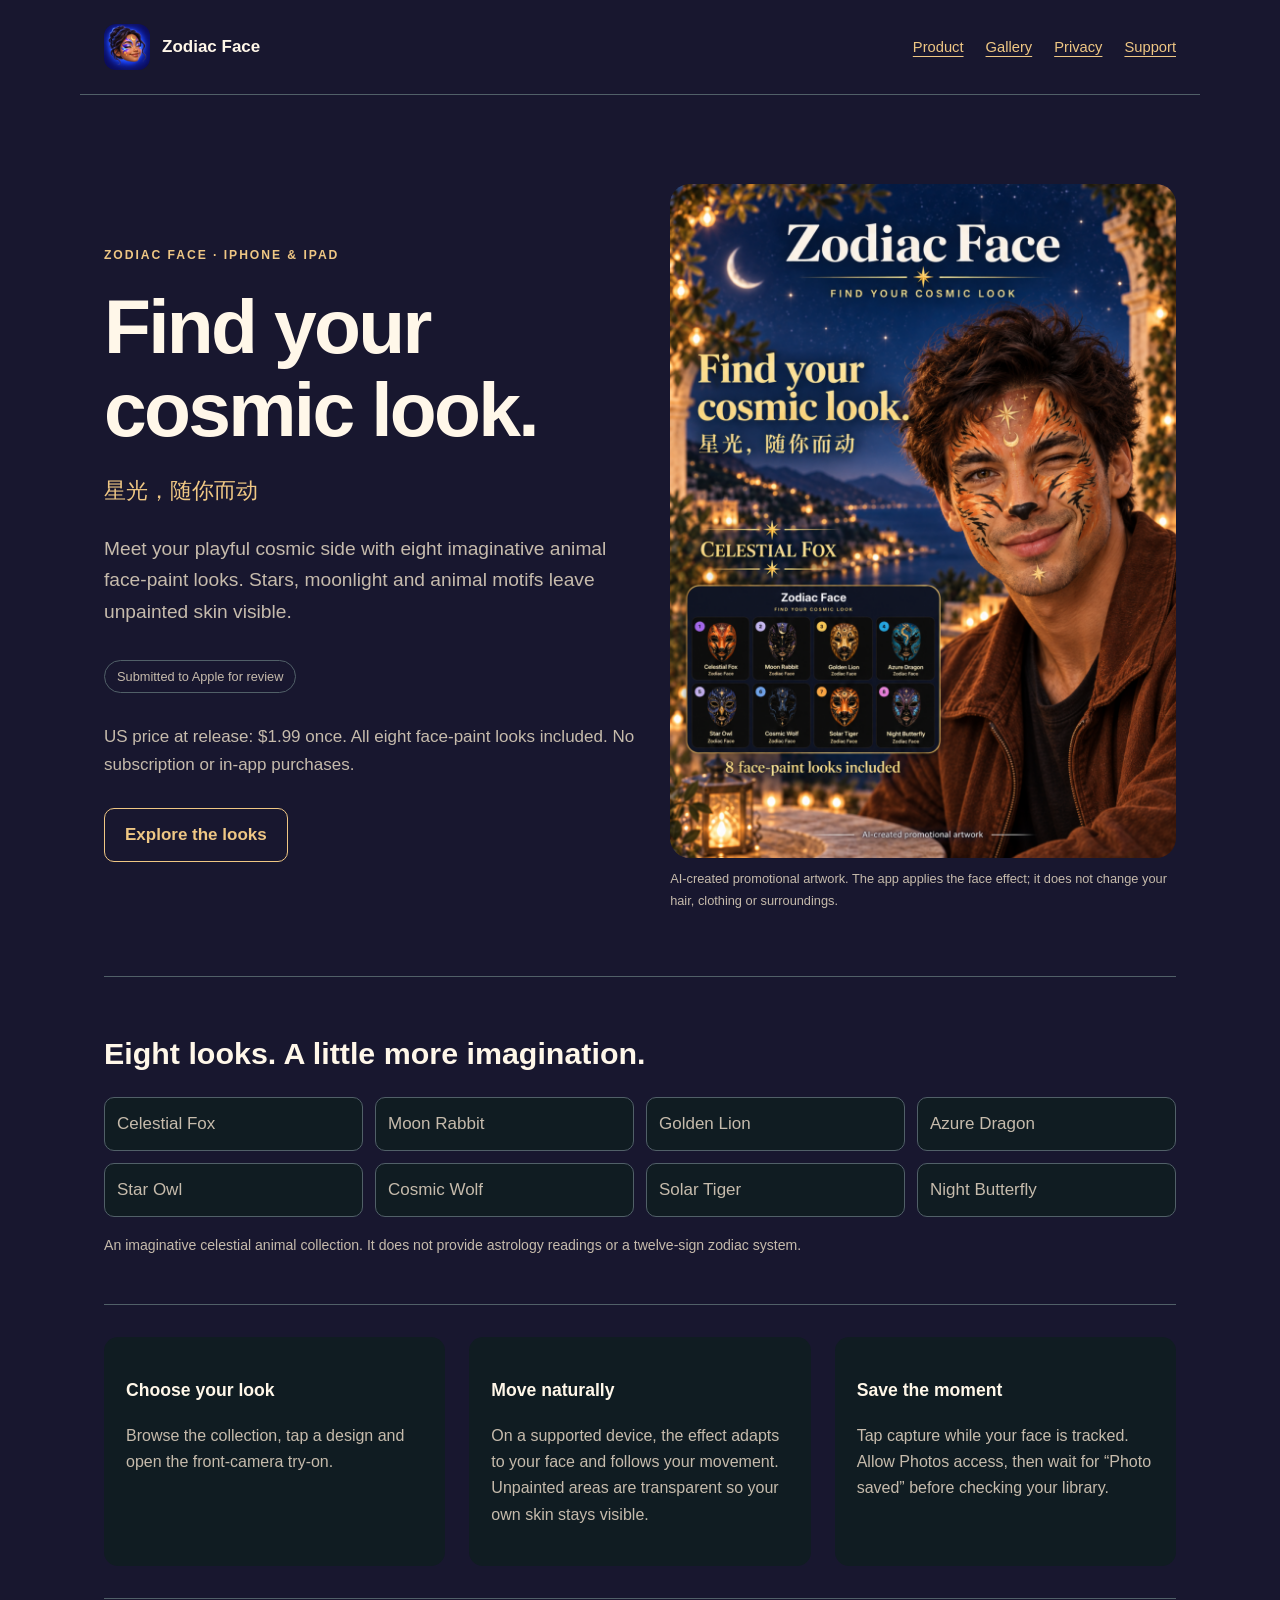
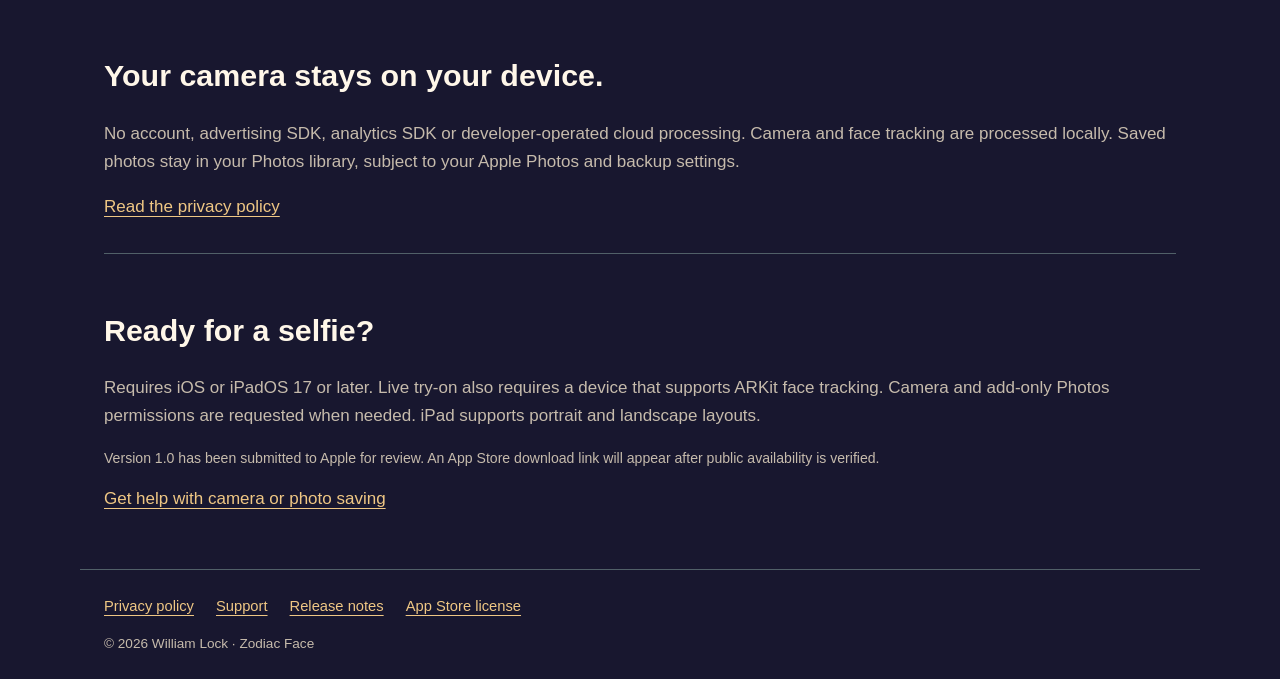
<file: index.html>
<!doctype html>
<html lang="en"><head><meta charset="utf-8"><meta name="viewport" content="width=device-width,initial-scale=1"><title>Product | Zodiac Face</title><meta name="description" content="Meet your playful cosmic side with eight imaginative animal face-paint looks. Stars, moonlight and animal motifs leave unpainted skin visible."><link rel="icon" href="assets/icon.png"><link rel="stylesheet" href="style.css"></head>
<body><header><a class="brand" href="index.html"><img src="assets/icon.png" alt="" width="46" height="46">Zodiac Face</a><nav aria-label="Main"><a href="index.html">Product</a><a href="campaign.html">Gallery</a><a href="privacy.html">Privacy</a><a href="support.html">Support</a></nav></header>
<main><div class="hero"><div><p class="eyebrow">Zodiac Face · iPhone &amp; iPad</p><h1>Find your cosmic look.</h1><p class="chinese" lang="zh-Hans">星光，随你而动</p><p class="lead">Meet your playful cosmic side with eight imaginative animal face-paint looks. Stars, moonlight and animal motifs leave unpainted skin visible.</p><p class="status">Submitted to Apple for review</p><p>US price at release: $1.99 once. All eight face-paint looks included. No subscription or in-app purchases.</p><a class="button" href="campaign.html">Explore the looks</a></div><figure class="hero-portrait"><picture><source media="(min-width:701px)" srcset="assets/ipad-02.png"><img src="assets/iphone-02.png" alt="AI-created promotional portrait featuring Celestial Fox" fetchpriority="high"></picture><figcaption>AI-created promotional artwork. The app applies the face effect; it does not change your hair, clothing or surroundings.</figcaption></figure></div>
<section><h2>Eight looks. A little more imagination.</h2><ul class="look-list"><li>Celestial Fox</li><li>Moon Rabbit</li><li>Golden Lion</li><li>Azure Dragon</li><li>Star Owl</li><li>Cosmic Wolf</li><li>Solar Tiger</li><li>Night Butterfly</li></ul><p class="note">An imaginative celestial animal collection. It does not provide astrology readings or a twelve-sign zodiac system.</p></section>
<section class="features"><article><h3>Choose your look</h3><p>Browse the collection, tap a design and open the front-camera try-on.</p></article><article><h3>Move naturally</h3><p>On a supported device, the effect adapts to your face and follows your movement. Unpainted areas are transparent so your own skin stays visible.</p></article><article><h3>Save the moment</h3><p>Tap capture while your face is tracked. Allow Photos access, then wait for “Photo saved” before checking your library.</p></article></section>
<section><h2>Your camera stays on your device.</h2><p>No account, advertising SDK, analytics SDK or developer-operated cloud processing. Camera and face tracking are processed locally. Saved photos stay in your Photos library, subject to your Apple Photos and backup settings.</p><a href="privacy.html">Read the privacy policy</a></section>
<section><h2>Ready for a selfie?</h2><p>Requires iOS or iPadOS 17 or later. Live try-on also requires a device that supports ARKit face tracking. Camera and add-only Photos permissions are requested when needed. iPad supports portrait and landscape layouts.</p><p class="note">Version 1.0 has been submitted to Apple for review. An App Store download link will appear after public availability is verified.</p><a href="support.html">Get help with camera or photo saving</a></section></main><footer><nav aria-label="Footer"><a href="privacy.html">Privacy policy</a><a href="support.html">Support</a><a href="releases.html">Release notes</a><a href="https://www.apple.com/legal/internet-services/itunes/dev/stdeula/">App Store license</a></nav>© 2026 William Lock · Zodiac Face</footer></body></html>
</file>
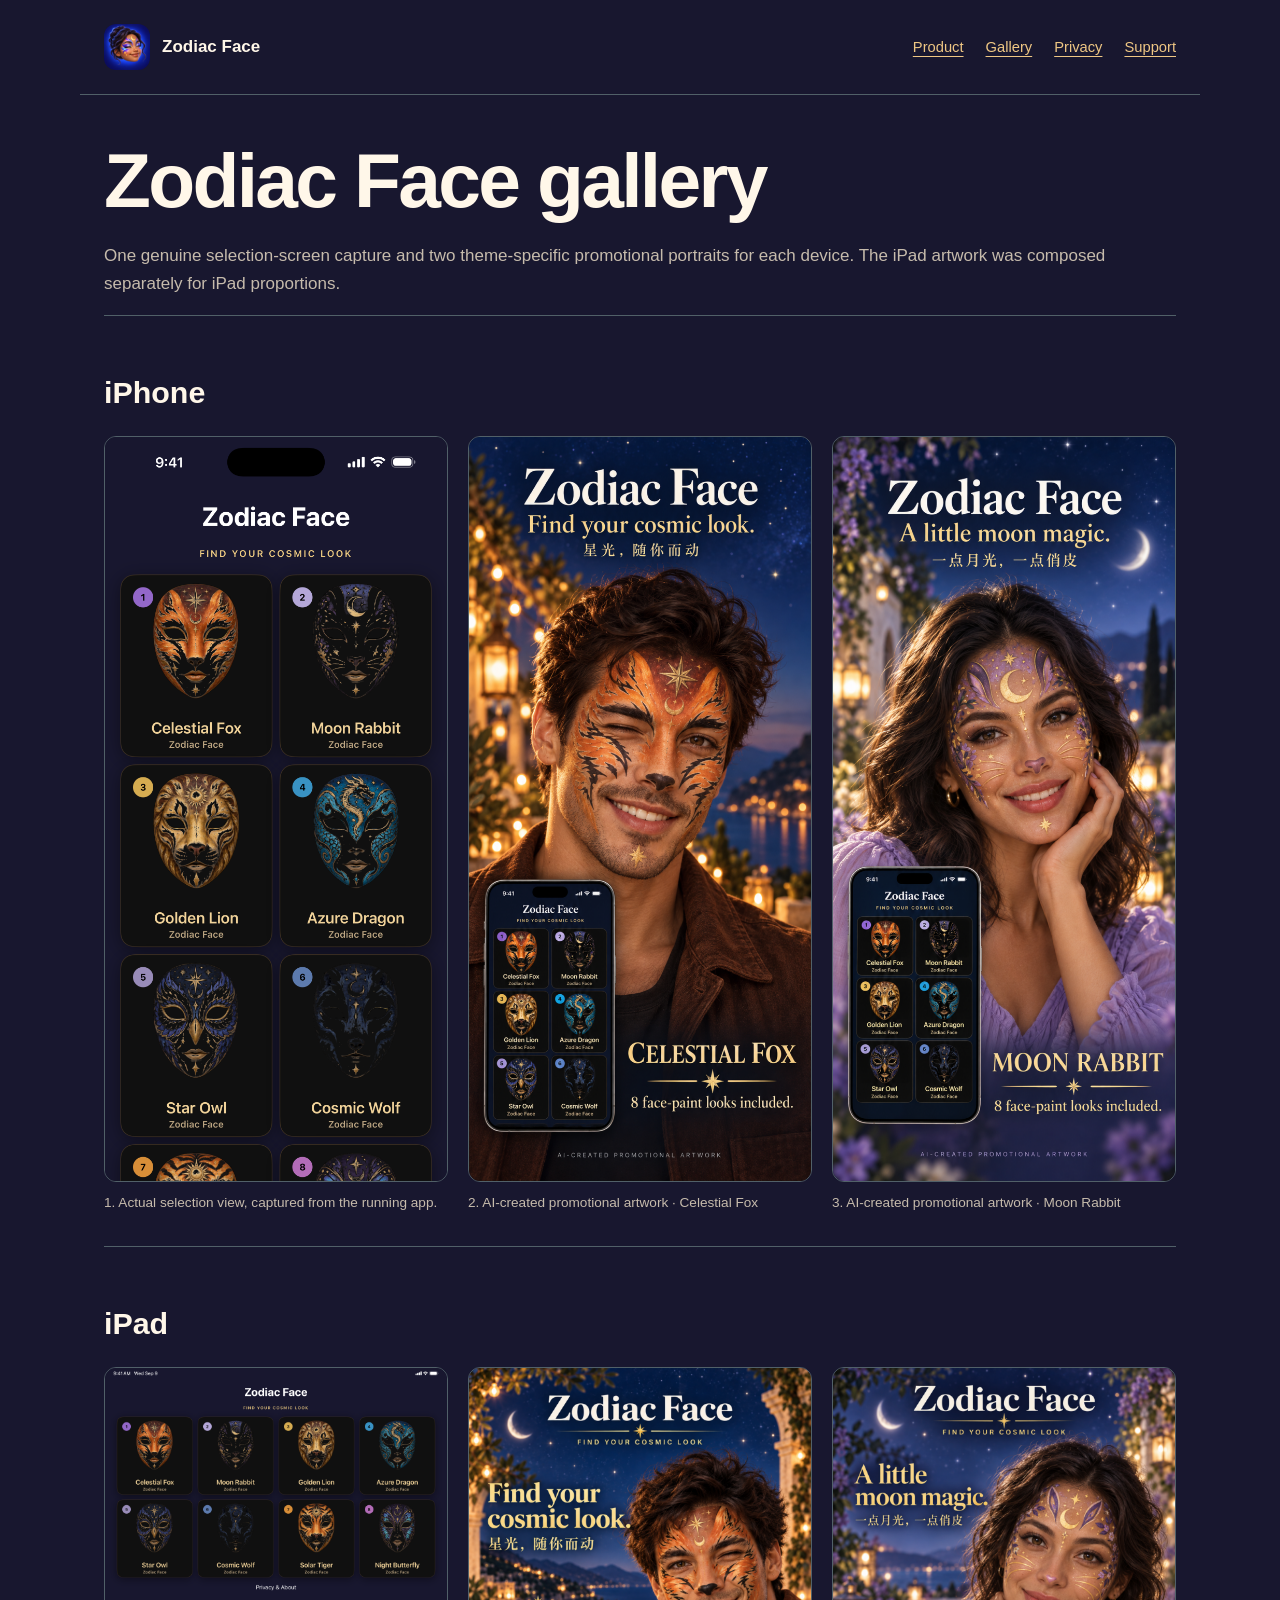
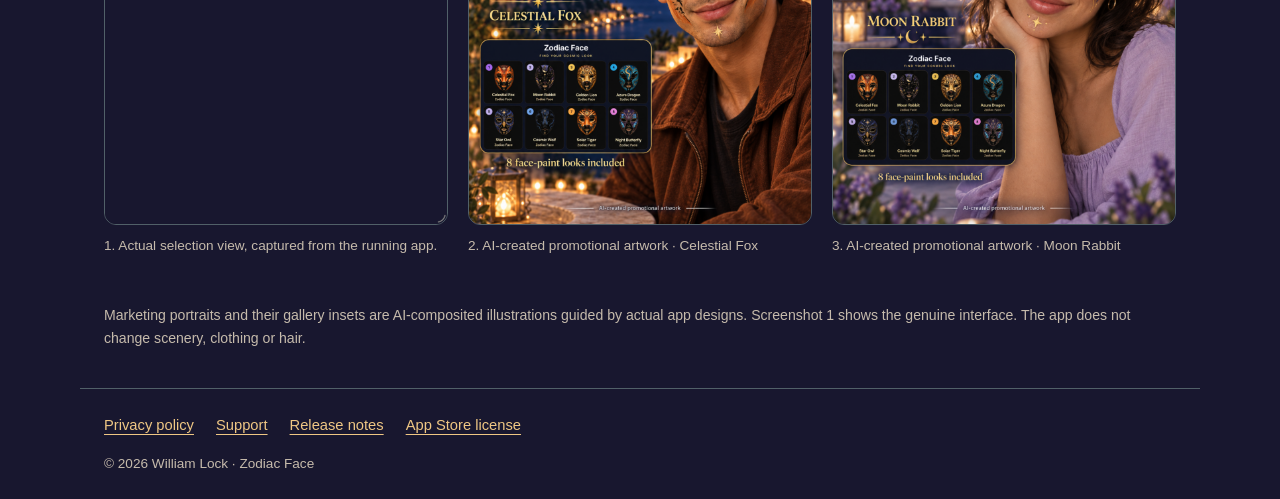
<file: campaign.html>
<!doctype html>
<html lang="en"><head><meta charset="utf-8"><meta name="viewport" content="width=device-width,initial-scale=1"><title>Gallery | Zodiac Face</title><meta name="description" content="Meet your playful cosmic side with eight imaginative animal face-paint looks. Stars, moonlight and animal motifs leave unpainted skin visible."><link rel="icon" href="assets/icon.png"><link rel="stylesheet" href="style.css"></head>
<body><header><a class="brand" href="index.html"><img src="assets/icon.png" alt="" width="46" height="46">Zodiac Face</a><nav aria-label="Main"><a href="index.html">Product</a><a href="campaign.html">Gallery</a><a href="privacy.html">Privacy</a><a href="support.html">Support</a></nav></header>
<main><h1>Zodiac Face gallery</h1><p>One genuine selection-screen capture and two theme-specific promotional portraits for each device. The iPad artwork was composed separately for iPad proportions.</p><section><h2>iPhone</h2><div class="screenshot-grid"><figure><a href="assets/iphone-01.png"><img loading="lazy" src="assets/iphone-01.png" alt="Actual selection view, captured from the running app."></a><figcaption>1. Actual selection view, captured from the running app.</figcaption></figure><figure><a href="assets/iphone-02.png"><img loading="lazy" src="assets/iphone-02.png" alt="AI-created promotional artwork · Celestial Fox"></a><figcaption>2. AI-created promotional artwork · Celestial Fox</figcaption></figure><figure><a href="assets/iphone-03.png"><img loading="lazy" src="assets/iphone-03.png" alt="AI-created promotional artwork · Moon Rabbit"></a><figcaption>3. AI-created promotional artwork · Moon Rabbit</figcaption></figure></div></section><section><h2>iPad</h2><div class="screenshot-grid"><figure><a href="assets/ipad-01.png"><img loading="lazy" src="assets/ipad-01.png" alt="Actual selection view, captured from the running app."></a><figcaption>1. Actual selection view, captured from the running app.</figcaption></figure><figure><a href="assets/ipad-02.png"><img loading="lazy" src="assets/ipad-02.png" alt="AI-created promotional artwork · Celestial Fox"></a><figcaption>2. AI-created promotional artwork · Celestial Fox</figcaption></figure><figure><a href="assets/ipad-03.png"><img loading="lazy" src="assets/ipad-03.png" alt="AI-created promotional artwork · Moon Rabbit"></a><figcaption>3. AI-created promotional artwork · Moon Rabbit</figcaption></figure></div></section><p class="note">Marketing portraits and their gallery insets are AI-composited illustrations guided by actual app designs. Screenshot 1 shows the genuine interface. The app does not change scenery, clothing or hair.</p></main><footer><nav aria-label="Footer"><a href="privacy.html">Privacy policy</a><a href="support.html">Support</a><a href="releases.html">Release notes</a><a href="https://www.apple.com/legal/internet-services/itunes/dev/stdeula/">App Store license</a></nav>© 2026 William Lock · Zodiac Face</footer></body></html>
</file>
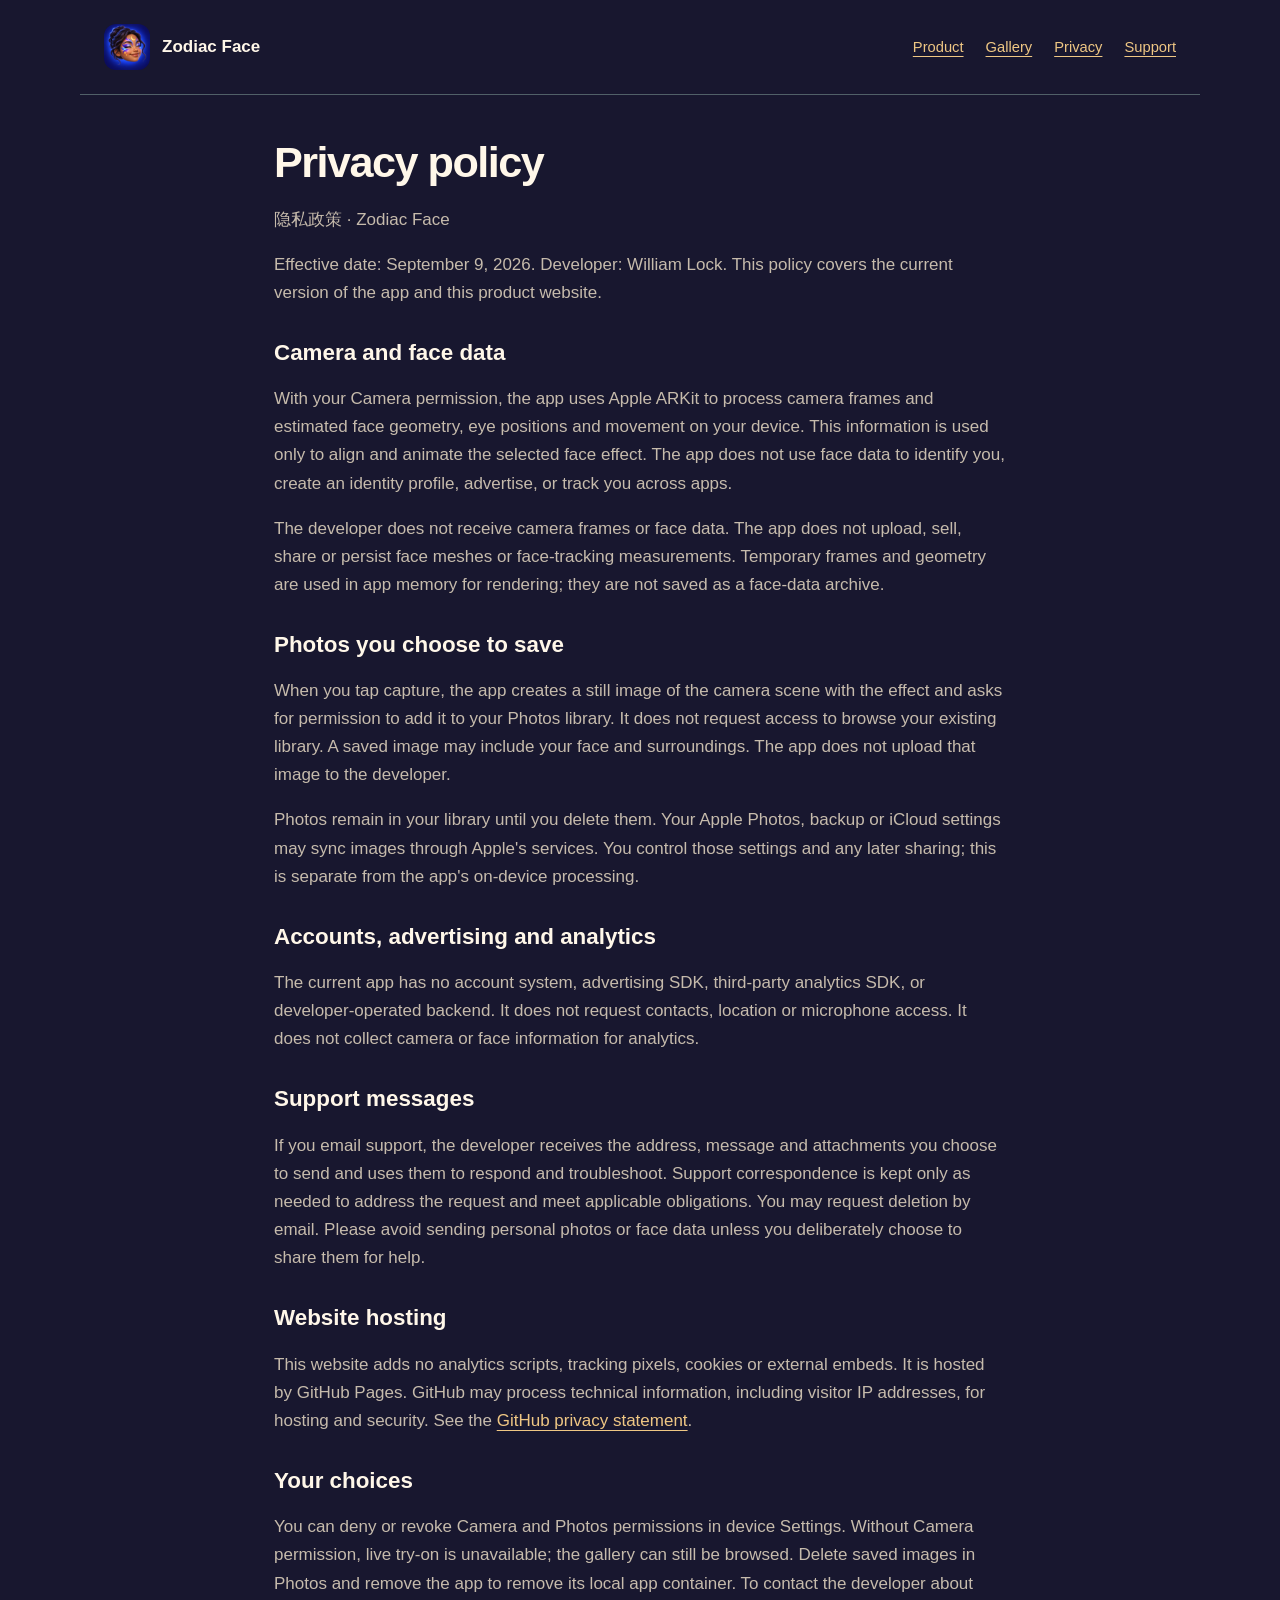
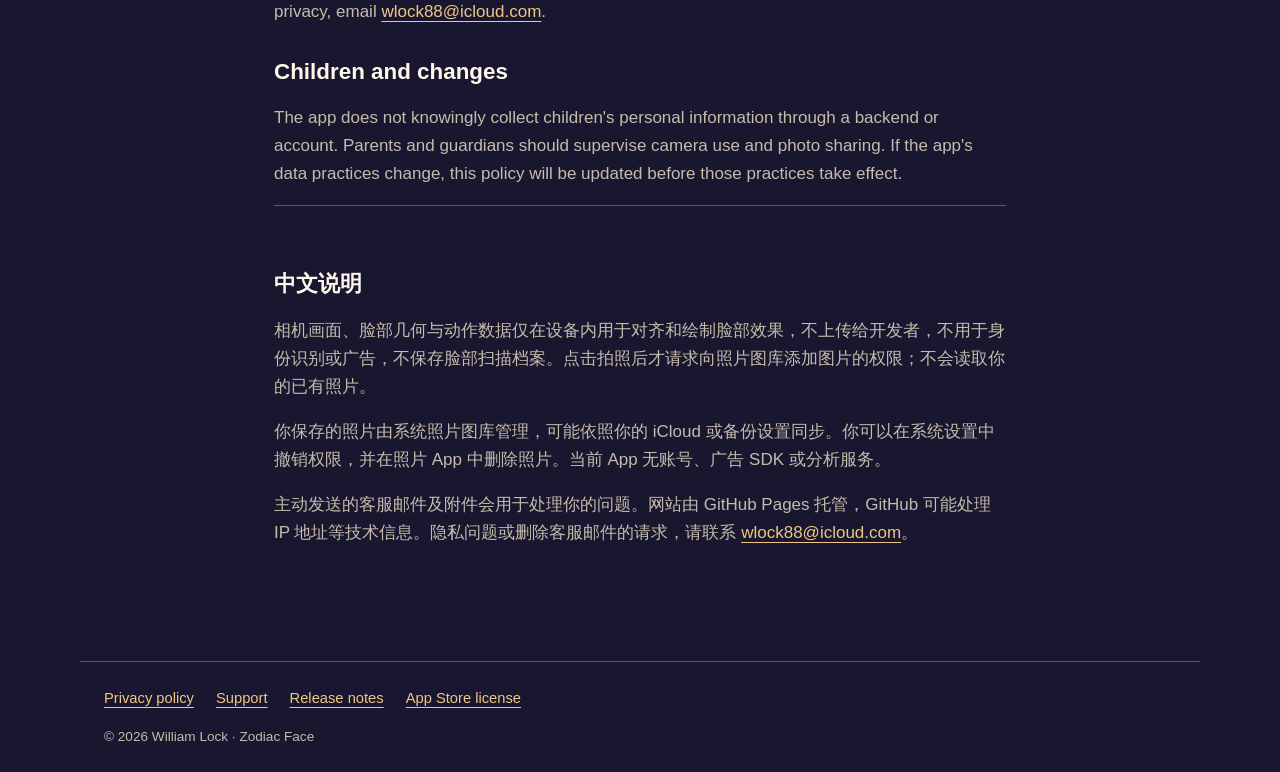
<file: privacy.html>
<!doctype html>
<html lang="en"><head><meta charset="utf-8"><meta name="viewport" content="width=device-width,initial-scale=1"><title>Privacy policy | Zodiac Face</title><meta name="description" content="Meet your playful cosmic side with eight imaginative animal face-paint looks. Stars, moonlight and animal motifs leave unpainted skin visible."><link rel="icon" href="assets/icon.png"><link rel="stylesheet" href="style.css"></head>
<body><header><a class="brand" href="index.html"><img src="assets/icon.png" alt="" width="46" height="46">Zodiac Face</a><nav aria-label="Main"><a href="index.html">Product</a><a href="campaign.html">Gallery</a><a href="privacy.html">Privacy</a><a href="support.html">Support</a></nav></header>
<main class="document"><h1>Privacy policy</h1><p lang="zh-Hans">隐私政策 · Zodiac Face</p><p>Effective date: September 9, 2026. Developer: William Lock. This policy covers the current version of the app and this product website.</p>
<h2>Camera and face data</h2><p>With your Camera permission, the app uses Apple ARKit to process camera frames and estimated face geometry, eye positions and movement on your device. This information is used only to align and animate the selected face effect. The app does not use face data to identify you, create an identity profile, advertise, or track you across apps.</p><p>The developer does not receive camera frames or face data. The app does not upload, sell, share or persist face meshes or face-tracking measurements. Temporary frames and geometry are used in app memory for rendering; they are not saved as a face-data archive.</p>
<h2>Photos you choose to save</h2><p>When you tap capture, the app creates a still image of the camera scene with the effect and asks for permission to add it to your Photos library. It does not request access to browse your existing library. A saved image may include your face and surroundings. The app does not upload that image to the developer.</p><p>Photos remain in your library until you delete them. Your Apple Photos, backup or iCloud settings may sync images through Apple's services. You control those settings and any later sharing; this is separate from the app's on-device processing.</p>
<h2>Accounts, advertising and analytics</h2><p>The current app has no account system, advertising SDK, third-party analytics SDK, or developer-operated backend. It does not request contacts, location or microphone access. It does not collect camera or face information for analytics.</p>
<h2>Support messages</h2><p>If you email support, the developer receives the address, message and attachments you choose to send and uses them to respond and troubleshoot. Support correspondence is kept only as needed to address the request and meet applicable obligations. You may request deletion by email. Please avoid sending personal photos or face data unless you deliberately choose to share them for help.</p>
<h2>Website hosting</h2><p>This website adds no analytics scripts, tracking pixels, cookies or external embeds. It is hosted by GitHub Pages. GitHub may process technical information, including visitor IP addresses, for hosting and security. See the <a href="https://docs.github.com/en/site-policy/privacy-policies/github-general-privacy-statement">GitHub privacy statement</a>.</p>
<h2>Your choices</h2><p>You can deny or revoke Camera and Photos permissions in device Settings. Without Camera permission, live try-on is unavailable; the gallery can still be browsed. Delete saved images in Photos and remove the app to remove its local app container. To contact the developer about privacy, email <a href="mailto:wlock88@icloud.com">wlock88@icloud.com</a>.</p>
<h2>Children and changes</h2><p>The app does not knowingly collect children's personal information through a backend or account. Parents and guardians should supervise camera use and photo sharing. If the app's data practices change, this policy will be updated before those practices take effect.</p>
<section lang="zh-Hans"><h2>中文说明</h2><p>相机画面、脸部几何与动作数据仅在设备内用于对齐和绘制脸部效果，不上传给开发者，不用于身份识别或广告，不保存脸部扫描档案。点击拍照后才请求向照片图库添加图片的权限；不会读取你的已有照片。</p><p>你保存的照片由系统照片图库管理，可能依照你的 iCloud 或备份设置同步。你可以在系统设置中撤销权限，并在照片 App 中删除照片。当前 App 无账号、广告 SDK 或分析服务。</p><p>主动发送的客服邮件及附件会用于处理你的问题。网站由 GitHub Pages 托管，GitHub 可能处理 IP 地址等技术信息。隐私问题或删除客服邮件的请求，请联系 <a href="mailto:wlock88@icloud.com">wlock88@icloud.com</a>。</p></section></main><footer><nav aria-label="Footer"><a href="privacy.html">Privacy policy</a><a href="support.html">Support</a><a href="releases.html">Release notes</a><a href="https://www.apple.com/legal/internet-services/itunes/dev/stdeula/">App Store license</a></nav>© 2026 William Lock · Zodiac Face</footer></body></html>
</file>
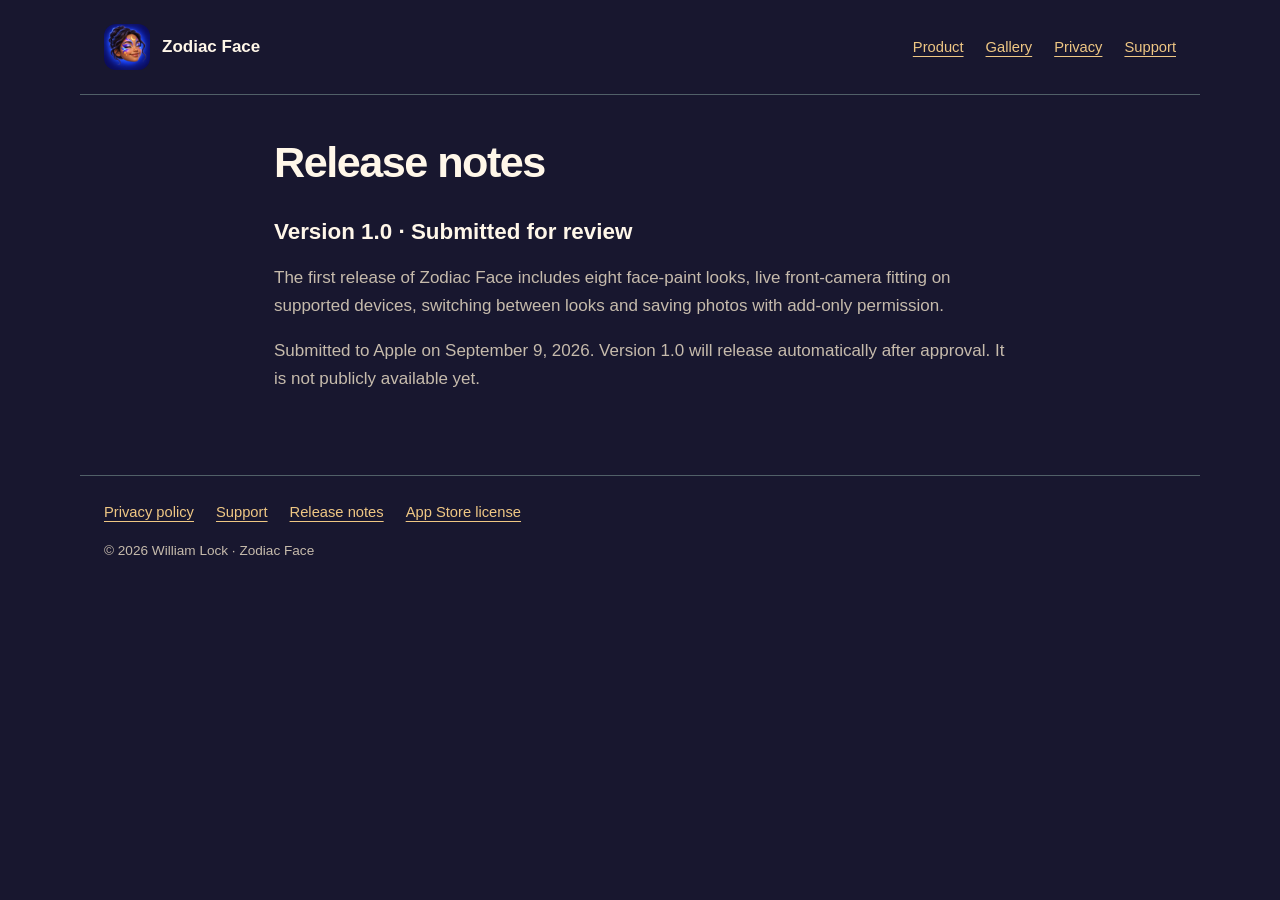
<file: releases.html>
<!doctype html>
<html lang="en"><head><meta charset="utf-8"><meta name="viewport" content="width=device-width,initial-scale=1"><title>Release notes | Zodiac Face</title><meta name="description" content="Meet your playful cosmic side with eight imaginative animal face-paint looks. Stars, moonlight and animal motifs leave unpainted skin visible."><link rel="icon" href="assets/icon.png"><link rel="stylesheet" href="style.css"></head>
<body><header><a class="brand" href="index.html"><img src="assets/icon.png" alt="" width="46" height="46">Zodiac Face</a><nav aria-label="Main"><a href="index.html">Product</a><a href="campaign.html">Gallery</a><a href="privacy.html">Privacy</a><a href="support.html">Support</a></nav></header>
<main class="document"><h1>Release notes</h1><h2>Version 1.0 · Submitted for review</h2><p>The first release of Zodiac Face includes eight face-paint looks, live front-camera fitting on supported devices, switching between looks and saving photos with add-only permission.</p><p>Submitted to Apple on September 9, 2026. Version 1.0 will release automatically after approval. It is not publicly available yet.</p></main><footer><nav aria-label="Footer"><a href="privacy.html">Privacy policy</a><a href="support.html">Support</a><a href="releases.html">Release notes</a><a href="https://www.apple.com/legal/internet-services/itunes/dev/stdeula/">App Store license</a></nav>© 2026 William Lock · Zodiac Face</footer></body></html>
</file>
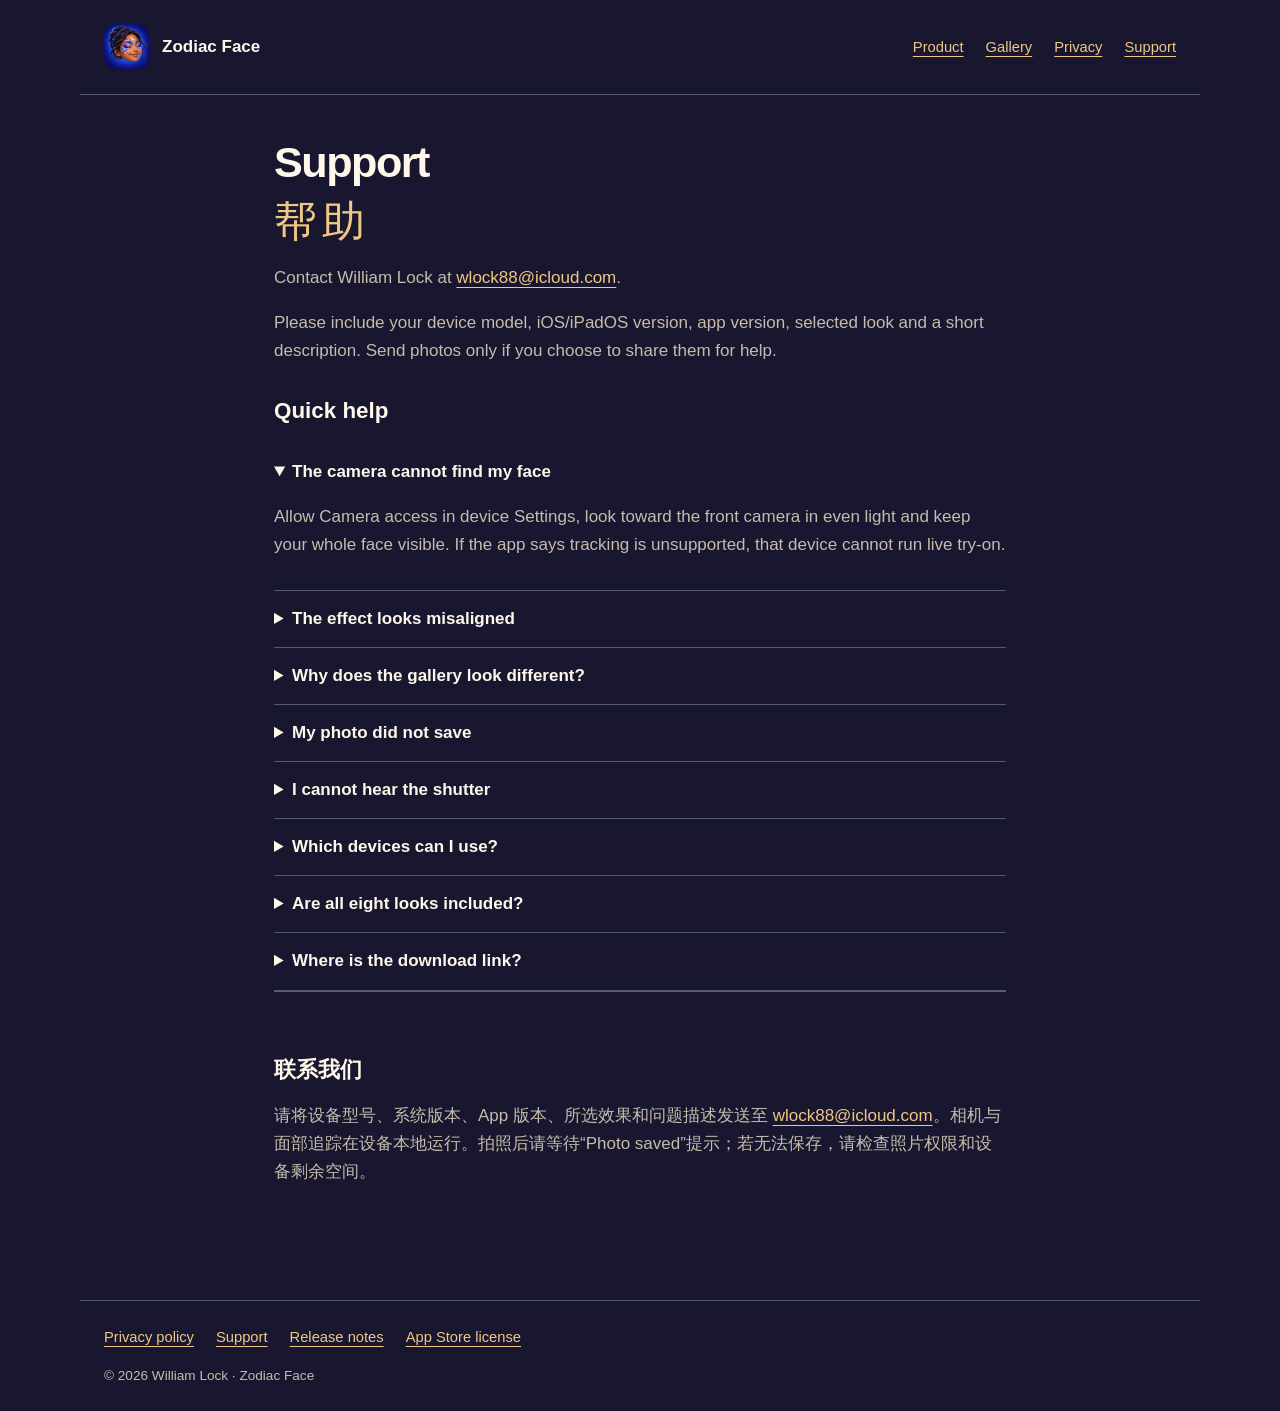
<file: support.html>
<!doctype html>
<html lang="en"><head><meta charset="utf-8"><meta name="viewport" content="width=device-width,initial-scale=1"><title>Support | Zodiac Face</title><meta name="description" content="Meet your playful cosmic side with eight imaginative animal face-paint looks. Stars, moonlight and animal motifs leave unpainted skin visible."><link rel="icon" href="assets/icon.png"><link rel="stylesheet" href="style.css"></head>
<body><header><a class="brand" href="index.html"><img src="assets/icon.png" alt="" width="46" height="46">Zodiac Face</a><nav aria-label="Main"><a href="index.html">Product</a><a href="campaign.html">Gallery</a><a href="privacy.html">Privacy</a><a href="support.html">Support</a></nav></header>
<main class="document"><h1>Support <span lang="zh-Hans">帮助</span></h1><p>Contact William Lock at <a href="mailto:wlock88@icloud.com?subject=Zodiac%20Face%20support">wlock88@icloud.com</a>.</p><p>Please include your device model, iOS/iPadOS version, app version, selected look and a short description. Send photos only if you choose to share them for help.</p>
<h2>Quick help</h2><details open><summary>The camera cannot find my face</summary><p>Allow Camera access in device Settings, look toward the front camera in even light and keep your whole face visible. If the app says tracking is unsupported, that device cannot run live try-on.</p></details>
<details><summary>The effect looks misaligned</summary><p>Start facing the front camera naturally and move slowly. Switch to another look or return to the gallery to start a new session. Tell support which design and facial area look wrong.</p></details>
<details><summary>Why does the gallery look different?</summary><p>Unpainted areas are transparent so your own skin stays visible. Promotional portraits are AI-created illustrations of the designs.</p></details>
<details><summary>My photo did not save</summary><p>Allow permission to add photos and check available device storage. Wait for “Photo saved,” then check Photos. The shutter sound confirms capture was requested; it does not confirm that saving succeeded.</p></details>
<details><summary>I cannot hear the shutter</summary><p>The app requests the built-in iOS camera shutter effect. Sound behavior depends on iOS, Silent mode and device sound settings.</p></details>
<details><summary>Which devices can I use?</summary><p>iOS or iPadOS 17 or later is required. Live try-on needs ARKit face-tracking support. The app checks compatibility. iPhone uses portrait layout; iPad supports portrait and landscape.</p></details>
<details><summary>Are all eight looks included?</summary><p>Yes. The planned US price is $1.99 as a one-time app purchase, including all eight looks, with no subscription or in-app purchases. Local App Store prices may differ.</p></details>
<details><summary>Where is the download link?</summary><p>The app is in release preparation. We will add the App Store link after public availability is verified.</p></details>
<section lang="zh-Hans"><h2>联系我们</h2><p>请将设备型号、系统版本、App 版本、所选效果和问题描述发送至 <a href="mailto:wlock88@icloud.com">wlock88@icloud.com</a>。相机与面部追踪在设备本地运行。拍照后请等待“Photo saved”提示；若无法保存，请检查照片权限和设备剩余空间。</p></section></main><footer><nav aria-label="Footer"><a href="privacy.html">Privacy policy</a><a href="support.html">Support</a><a href="releases.html">Release notes</a><a href="https://www.apple.com/legal/internet-services/itunes/dev/stdeula/">App Store license</a></nav>© 2026 William Lock · Zodiac Face</footer></body></html>
</file>
<file: style.css>
:root{color-scheme:dark;--bg:#0c0c0d;--panel:#171617;--ink:#fff7e9;--muted:#c6bbac;--gold:#efc784;--line:#3b3227}*{box-sizing:border-box}body{margin:0;background:var(--bg);color:var(--ink);font:17px/1.65 -apple-system,BlinkMacSystemFont,"Segoe UI",sans-serif}a{color:var(--gold);text-underline-offset:4px}a:focus-visible,summary:focus-visible{outline:3px solid var(--gold);outline-offset:5px}header,main,footer{max-width:1120px;margin:auto;padding:24px}header{display:flex;align-items:center;justify-content:space-between;gap:20px;border-bottom:1px solid var(--line)}.brand{display:flex;align-items:center;gap:12px;text-decoration:none;color:var(--ink);font-weight:750}.brand img{width:46px;height:46px;border-radius:12px}nav{display:flex;gap:22px;flex-wrap:wrap}nav a{font-size:.92rem}.hero{display:grid;grid-template-columns:1.05fr 1fr;align-items:center;gap:35px;padding:65px 0}.eyebrow{color:var(--gold);text-transform:uppercase;letter-spacing:.16em;font-size:.76rem;font-weight:700}h1{font-size:clamp(2.7rem,6vw,5.2rem);line-height:1.08;letter-spacing:-.035em;margin:20px 0}h1 span{display:block;color:var(--gold);letter-spacing:.12em;margin-top:12px;font-weight:500}h2{font-size:1.9rem;line-height:1.25}h3{font-size:1.1rem}p{color:var(--muted)}.lead{font-size:1.2rem;max-width:620px}.button{display:inline-block;padding:12px 20px;border:1px solid var(--gold);border-radius:10px;text-decoration:none;font-weight:650;margin-top:12px}.hero-art{display:grid;grid-template-columns:1fr 1fr;gap:8px;align-items:center}.hero-art img{width:100%;border-radius:90px;box-shadow:0 24px 60px #000}.hero-art img+img{margin-top:80px}.status{display:inline-block;border:1px solid var(--line);border-radius:99px;padding:5px 12px;font-size:.8rem;color:var(--muted)}section{padding:32px 0;border-top:1px solid var(--line)}.cards{display:grid;grid-template-columns:repeat(4,minmax(0,1fr));gap:16px}.mask{margin:0;background:var(--panel);border:1px solid var(--line);border-radius:18px;overflow:hidden;text-align:center}.mask img{width:100%;aspect-ratio:1;object-fit:contain;display:block}.mask figcaption{padding:10px 8px 16px}.mask strong{display:block;font-size:1.25rem;color:var(--gold)}.mask span{font-size:.88rem;color:var(--muted)}.features{display:grid;grid-template-columns:repeat(3,1fr);gap:24px}.features article{background:var(--panel);padding:22px;border-radius:14px}.features p{font-size:1rem}.note{font-size:.88rem;color:var(--muted)}.document{max-width:780px;padding-bottom:65px}.document h1{font-size:2.7rem}.document h2{font-size:1.4rem;margin-top:32px}li{color:var(--muted);margin:8px 0}details{padding:14px 0;border-bottom:1px solid var(--line)}summary{cursor:pointer;font-weight:650}footer{border-top:1px solid var(--line);font-size:.85rem;color:var(--muted)}footer nav{margin-bottom:15px}@media(max-width:700px){header{align-items:flex-start;flex-direction:column}.hero{grid-template-columns:1fr;padding:30px 0;gap:20px}.hero-art{max-width:440px;margin:auto}.hero-art img+img{margin-top:30px}.cards{grid-template-columns:repeat(2,minmax(0,1fr))}.features{grid-template-columns:1fr}main,header,footer{padding:20px}h1{font-size:3rem}nav{gap:16px}}
:root .hero-art img, :root .mask img { height: auto; }
.campaign{display:grid;grid-template-columns:.72fr 1.28fr;gap:28px;align-items:center}.campaign img{width:100%;height:auto;border:1px solid var(--line);border-radius:18px;display:block}@media(max-width:700px){.campaign{grid-template-columns:1fr}}

:root{--bg:#18172F;--panel:#101c22;--line:#516068}
.hero-portrait{margin:0}.hero-portrait img{width:100%;height:auto;display:block;border-radius:20px}.hero-portrait figcaption{font-size:.8rem;color:var(--muted);margin-top:10px}.look-list{display:grid;grid-template-columns:repeat(4,minmax(0,1fr));gap:12px;padding:0;list-style:none}.look-list li{padding:12px;background:var(--panel);border:1px solid var(--line);border-radius:10px;margin:0}.screenshot-grid{display:grid;grid-template-columns:repeat(3,minmax(0,1fr));gap:20px;align-items:start}.screenshot-grid figure{margin:0;min-width:0}.screenshot-grid img{width:100%;height:auto;display:block;border-radius:12px;border:1px solid var(--line)}.screenshot-grid figcaption{font-size:.85rem;color:var(--muted);margin-top:10px}.chinese{color:var(--gold);font-size:1.4rem}.brand{min-width:0}.brand img{flex-shrink:0}h1{overflow-wrap:anywhere}@media(max-width:700px){.look-list{grid-template-columns:repeat(2,minmax(0,1fr))}.screenshot-grid{grid-template-columns:1fr}.screenshot-grid figure{max-width:440px;margin:auto}.hero-portrait{max-width:460px;margin:auto}.brand{font-size:.95rem}h1{font-size:2.8rem}}
</file>
